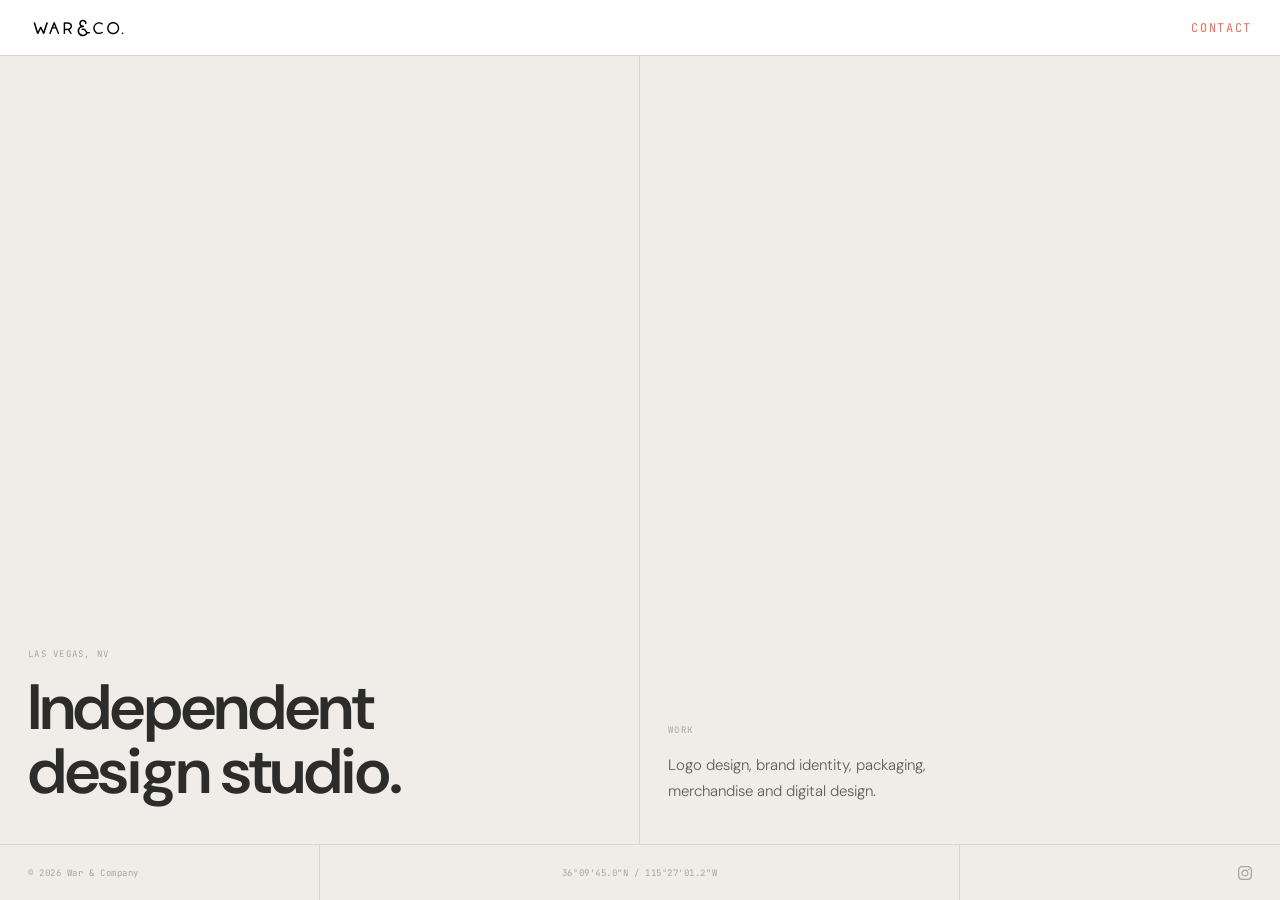
<file: index.html>
<!DOCTYPE html>
<html lang="en">
<head>
  <meta charset="UTF-8" />
  <meta name="viewport" content="width=device-width, initial-scale=1.0" />
  <title>War & Co — Brand Identity & Design</title>
  <meta name="description" content="War & Co is an independent design studio specializing in logo design, brand identity, packaging, merchandise and digital design." />
  <link rel="preconnect" href="https://fonts.googleapis.com" />
  <link rel="preconnect" href="https://fonts.gstatic.com" crossorigin />
  <link href="https://fonts.googleapis.com/css2?family=DM+Sans:ital,opsz,wght@0,9..40,300;0,9..40,400;0,9..40,500;0,9..40,600;0,9..40,700;1,9..40,300&family=JetBrains+Mono:wght@300;400&display=swap" rel="stylesheet" />
  <script async src="https://www.googletagmanager.com/gtag/js?id=G-8JQYXETXCD"></script>
  <script>
    window.dataLayer = window.dataLayer || [];
    function gtag(){dataLayer.push(arguments);}
    gtag('js', new Date());
    gtag('config', 'G-8JQYXETXCD');
  </script>
  <style>
    *, *::before, *::after { box-sizing: border-box; margin: 0; padding: 0; }
    html, body { height: 100%; width: 100%; }
    body {
      font-family: 'DM Sans', system-ui, sans-serif;
      background: #f0ede8;
      color: #2c2c2a;
      -webkit-font-smoothing: antialiased;
      min-height: 100vh;
      overflow-x: hidden;
    }

    .grid {
      display: grid;
      grid-template-columns: 1fr 1fr 1fr 1fr;
      grid-template-rows: 56px 1fr 56px;
      min-height: 100vh;
    }

    .br { border-right: 1px solid #d8d4ce; }
    .bb { border-bottom: 1px solid #d8d4ce; }
    .bt { border-top: 1px solid #d8d4ce; }
    .white { background: #ffffff; }

    /* NAV — no vertical lines, full white bar */
    .nav-logo {
      grid-column: 1;
      grid-row: 1;
      display: flex;
      align-items: center;
      padding: 0 28px;
    }

    .nav-logo img {
      height: 28px;
      width: auto;
      filter: brightness(0);
    }

    .nav-empty {
      grid-column: 2 / 4;
      grid-row: 1;
    }

    .nav-contact {
      grid-column: 4;
      grid-row: 1;
      display: flex;
      align-items: center;
      justify-content: flex-end;
      padding: 0 28px;
    }

    .nav-contact a {
      font-family: 'JetBrains Mono', 'Courier New', monospace;
      font-size: 12px;
      letter-spacing: 0.14em;
      color: #ef6a54;
      text-transform: uppercase;
      text-decoration: none;
      transition: opacity 0.2s;
    }

    .nav-contact a:hover { opacity: 0.7; }

    /* MAIN */
    .main-left {
      grid-column: 1 / 3;
      grid-row: 2;
      display: flex;
      flex-direction: column;
      justify-content: flex-end;
      gap: 16px;
      padding: 28px 28px 40px;
    }

    .main-right {
      grid-column: 3 / 5;
      grid-row: 2;
      display: flex;
      flex-direction: column;
      justify-content: flex-end;
      padding: 28px 28px 40px;
    }

    .main-right-inner {
      display: flex;
      flex-direction: column;
      gap: 16px;
    }

    .label {
      font-family: 'JetBrains Mono', 'Courier New', monospace;
      font-size: 9px;
      letter-spacing: 0.14em;
      color: #a8a49e;
      text-transform: uppercase;
      opacity: 0;
      animation: fadeUp 0.6s ease forwards;
      animation-delay: 0.2s;
    }

    .main-right .label { animation-delay: 0.3s; }

    .main-left h1 {
      font-size: clamp(40px, 5vw, 64px);
      font-weight: 600;
      line-height: 1.0;
      letter-spacing: -0.02em;
      color: #2c2c2a;
      opacity: 0;
      transform: translateY(24px);
      animation: fadeUp 0.8s cubic-bezier(0.16, 1, 0.3, 1) forwards;
      animation-delay: 0.1s;
      will-change: transform;
    }

    .main-right p {
      font-size: 15px;
      font-weight: 300;
      color: #5f5e5a;
      line-height: 1.75;
      max-width: 280px;
      opacity: 0;
      transform: translateY(16px);
      animation: fadeUp 0.8s cubic-bezier(0.16, 1, 0.3, 1) forwards;
      animation-delay: 0.4s;
    }

    @keyframes fadeUp {
      to { opacity: 1; transform: translateY(0); }
    }

    .nav-logo img,
    .nav-contact a {
      opacity: 0;
      animation: fadeIn 0.5s ease forwards;
      animation-delay: 0.05s;
    }

    .nav-contact a { animation-delay: 0.1s; }

    @keyframes fadeIn {
      to { opacity: 1; }
    }

    .footer-copy,
    .footer-coords,
    .footer-ig a {
      opacity: 0;
      animation: fadeIn 0.6s ease forwards;
      animation-delay: 0.5s;
    }

    .footer-coords { animation-delay: 0.6s; }
    .footer-ig a { animation-delay: 0.7s; }

    /* FOOTER */
    .footer-copy {
      grid-column: 1;
      grid-row: 3;
      display: flex;
      align-items: center;
      padding: 0 28px;
      font-family: 'JetBrains Mono', 'Courier New', monospace;
      font-size: 9px;
      color: #a8a49e;
      letter-spacing: 0.06em;
    }

    .footer-coords {
      grid-column: 2 / 4;
      grid-row: 3;
      display: flex;
      align-items: center;
      justify-content: center;
      padding: 0 28px;
      font-family: 'JetBrains Mono', 'Courier New', monospace;
      font-size: 9px;
      color: #a8a49e;
      letter-spacing: 0.06em;
    }

    .footer-ig {
      grid-column: 4;
      grid-row: 3;
      display: flex;
      align-items: center;
      justify-content: flex-end;
      padding: 0 28px;
    }

    .footer-ig a {
      color: #a8a49e;
      display: flex;
      align-items: center;
      text-decoration: none;
      transition: color 0.2s;
    }

    .footer-ig a:hover { color: #ef6a54; }
    .footer-ig svg { width: 14px; height: 14px; fill: currentColor; }

    /* Parallax layers */
    .parallax-slow { will-change: transform; }
    .parallax-fast { will-change: transform; }

    @media (max-width: 640px) {
      .grid {
        grid-template-columns: 1fr 1fr;
        grid-template-rows: 48px 1fr 1fr 48px;
        min-height: 100vh;
      }

      .nav-logo { grid-column: 1; grid-row: 1; padding: 0 20px; }
      .nav-empty { display: none; }
      .nav-contact { grid-column: 2; grid-row: 1; padding: 0 20px; }

      .main-left {
        grid-column: 1 / 3;
        grid-row: 2;
        padding: 24px 20px 32px;
        border-right: none;
      }

      .main-right {
        grid-column: 1 / 3;
        grid-row: 3;
        padding: 24px 20px 32px;
        border-top: 1px solid #d8d4ce;
      }

      .main-left h1 { font-size: clamp(32px, 9vw, 48px); }
      .main-right p { max-width: 100%; }

      .footer-copy { grid-column: 1; grid-row: 4; padding: 0 20px; }
      .footer-coords { display: none; }
      .footer-ig { grid-column: 2; grid-row: 4; padding: 0 20px; }
    }

    @media (prefers-reduced-motion: reduce) {
      *, *::before, *::after {
        animation: none !important;
        transition: none !important;
        opacity: 1 !important;
        transform: none !important;
      }
    }
  </style>
</head>
<body>
  <div class="grid">

    <div class="nav-logo white bb">
      <img src="images/WandCo.svg" alt="War & Co" />
    </div>
    <div class="nav-empty white bb"></div>
    <div class="nav-contact white bb">
      <a href="mailto:contact@warandco.com">Contact</a>
    </div>

    <div class="main-left br">
      <span class="label">Las Vegas, NV</span>
      <h1 class="parallax-slow">Independent<br>design studio.</h1>
    </div>
    <div class="main-right">
      <div class="main-right-inner parallax-fast">
        <span class="label">Work</span>
        <p>Logo design, brand identity, packaging, merchandise and digital design.</p>
      </div>
    </div>

    <div class="footer-copy br bt">© 2026 War & Company</div>
    <div class="footer-coords br bt">36°09'45.0"N / 115°27'01.2"W</div>
    <div class="footer-ig bt">
      <a href="https://www.instagram.com/warandcompany" target="_blank" rel="noopener" aria-label="Instagram">
        <svg xmlns="http://www.w3.org/2000/svg" viewBox="0 0 24 24">
          <path d="M12 2.163c3.204 0 3.584.012 4.85.07 3.252.148 4.771 1.691 4.919 4.919.058 1.265.069 1.645.069 4.849 0 3.205-.012 3.584-.069 4.849-.149 3.225-1.664 4.771-4.919 4.919-1.266.058-1.644.07-4.85.07-3.204 0-3.584-.012-4.849-.07-3.26-.149-4.771-1.699-4.919-4.92-.058-1.265-.07-1.644-.07-4.849 0-3.204.013-3.583.07-4.849.149-3.227 1.664-4.771 4.919-4.919 1.266-.057 1.645-.069 4.849-.069zm0-2.163c-3.259 0-3.667.014-4.947.072-4.358.2-6.78 2.618-6.98 6.98-.059 1.281-.073 1.689-.073 4.948 0 3.259.014 3.668.072 4.948.2 4.358 2.618 6.78 6.98 6.98 1.281.058 1.689.072 4.948.072 3.259 0 3.668-.014 4.948-.072 4.354-.2 6.782-2.618 6.979-6.98.059-1.28.073-1.689.073-4.948 0-3.259-.014-3.667-.072-4.947-.196-4.354-2.617-6.78-6.979-6.98-1.281-.059-1.69-.073-4.949-.073zm0 5.838c-3.403 0-6.162 2.759-6.162 6.162s2.759 6.163 6.162 6.163 6.162-2.759 6.162-6.163c0-3.403-2.759-6.162-6.162-6.162zm0 10.162c-2.209 0-4-1.79-4-4 0-2.209 1.791-4 4-4s4 1.791 4 4c0 2.21-1.791 4-4 4zm6.406-11.845c-.796 0-1.441.645-1.441 1.44s.645 1.44 1.441 1.44c.795 0 1.439-.645 1.439-1.44s-.644-1.44-1.439-1.44z"/>
        </svg>
      </a>
    </div>

  </div>

  <script>
    const headline = document.querySelector('.parallax-slow');
    const workBlock = document.querySelector('.parallax-fast');

    let mouseX = 0;
    let mouseY = 0;
    let currentX = 0;
    let currentY = 0;
    let rafId;

    document.addEventListener('mousemove', (e) => {
      // Normalize mouse position to -1 to 1
      mouseX = (e.clientX / window.innerWidth - 0.5) * 2;
      mouseY = (e.clientY / window.innerHeight - 0.5) * 2;
    });

    function lerp(start, end, factor) {
      return start + (end - start) * factor;
    }

    function animate() {
      // Smooth interpolation toward mouse position
      currentX = lerp(currentX, mouseX, 0.05);
      currentY = lerp(currentY, mouseY, 0.05);

      // Headline moves slowly opposite to mouse — depth illusion
      const headlineX = currentX * -8;
      const headlineY = currentY * -6;

      // Work block moves slightly faster in same direction
      const workX = currentX * 4;
      const workY = currentY * 3;

      headline.style.transform = `translate(${headlineX}px, ${headlineY}px)`;
      workBlock.style.transform = `translate(${workX}px, ${workY}px)`;

      rafId = requestAnimationFrame(animate);
    }

    // Only run on non-touch devices
    if (window.matchMedia('(hover: hover)').matches) {
      animate();
    }
  </script>
</body>
</html>
</file>
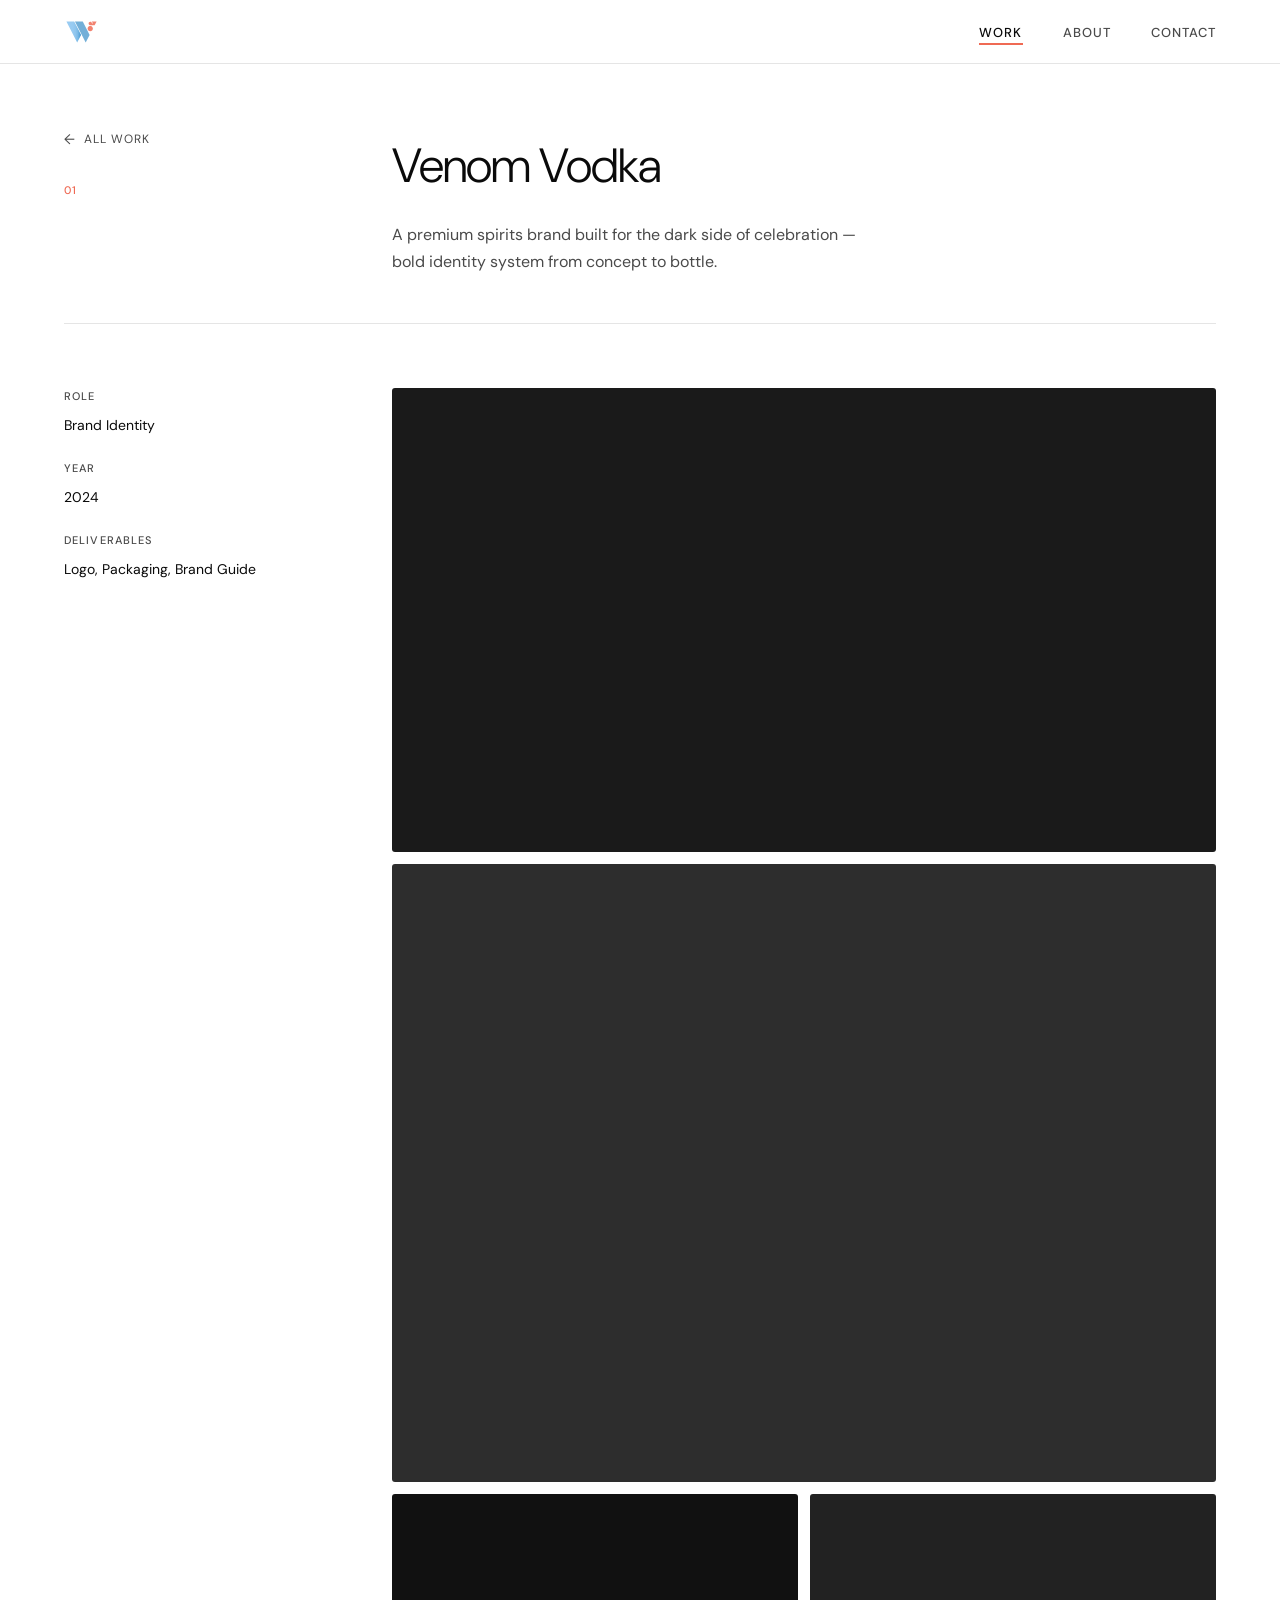
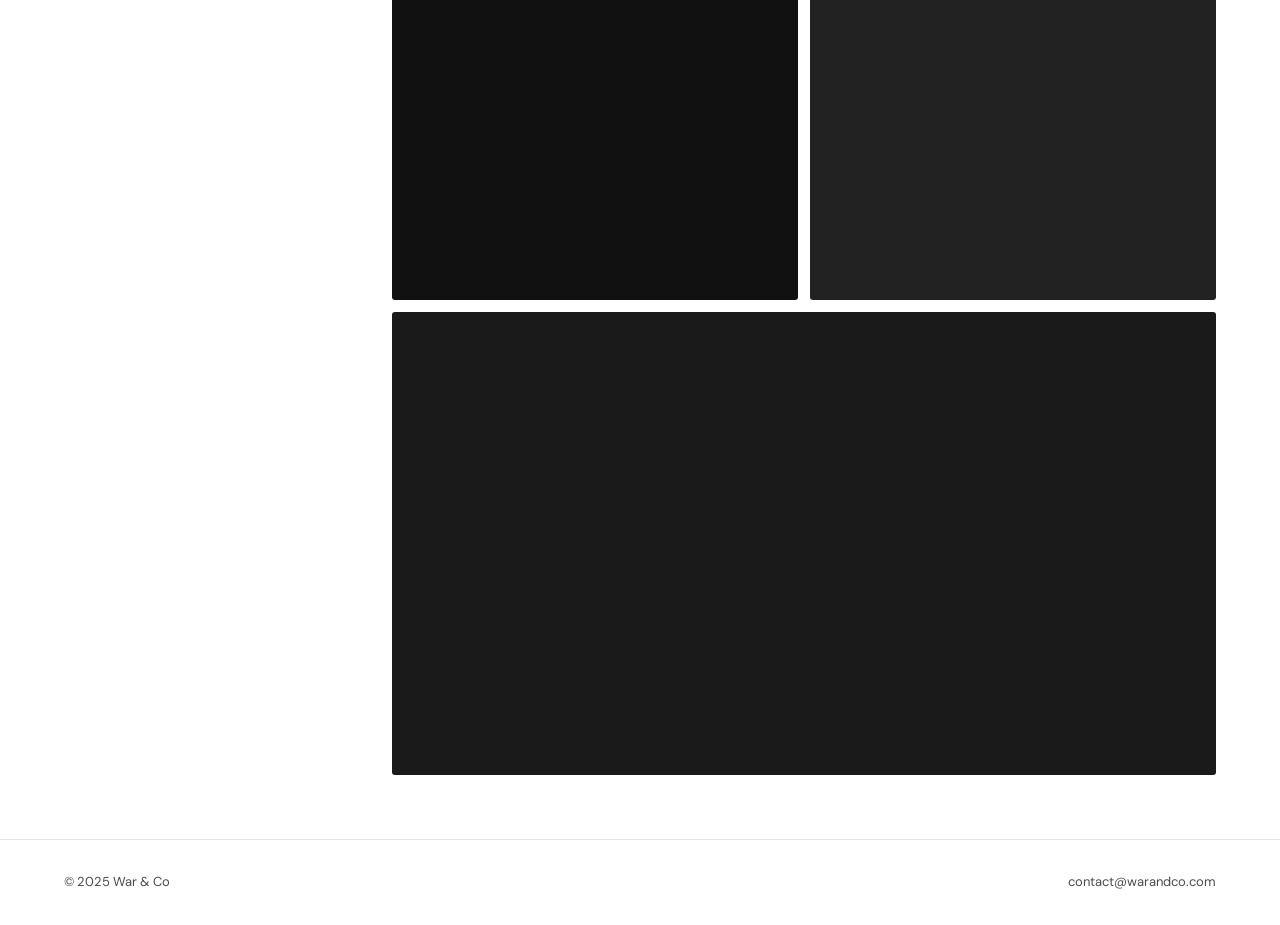
<file: venom-vodka.html>
<!DOCTYPE html>
<html lang="en">
<head>
  <meta charset="UTF-8" />
  <meta name="viewport" content="width=device-width, initial-scale=1.0" />
  <title>Venom Vodka — War & Co</title>
  <link rel="preconnect" href="https://fonts.googleapis.com" />
  <link rel="preconnect" href="https://fonts.gstatic.com" crossorigin />
  <link href="https://fonts.googleapis.com/css2?family=DM+Sans:ital,opsz,wght@0,9..40,300;0,9..40,400;0,9..40,500;0,9..40,600;1,9..40,300&display=swap" rel="stylesheet" />
  <link rel="stylesheet" href="css/style.css" />
</head>
<body>

  <nav class="nav" id="nav">
    <a href="index.html" class="nav__logo" aria-label="War & Co home">
      <img src="WandCo.svg" alt="W&Co" width="40" height="32" />
    </a>
    <button class="nav__hamburger" id="hamburger" aria-label="Toggle menu" aria-expanded="false">
      <span></span><span></span><span></span>
    </button>
    <ul class="nav__links" id="nav-links">
      <li><a href="index.html" class="nav__link nav__link--active">Work</a></li>
      <li><a href="about.html" class="nav__link">About</a></li>
      <li><a href="contact.html" class="nav__link">Contact</a></li>
    </ul>
  </nav>

  <div class="project">

    <header class="project__header">
      <div>
        <a href="index.html" class="project__back">All work</a>
        <span class="card__index">01</span>
      </div>
      <div>
        <h1 class="project__title">Venom Vodka</h1>
        <p class="project__desc">A premium spirits brand built for the dark side of celebration — bold identity system from concept to bottle.</p>
      </div>
    </header>

    <div class="project__body">
      <aside class="project__sidebar">
        <p class="project__sidebar-label">Role</p>
        <p class="project__sidebar-value">Brand Identity</p>
        <p class="project__sidebar-label">Year</p>
        <p class="project__sidebar-value">2024</p>
        <p class="project__sidebar-label">Deliverables</p>
        <p class="project__sidebar-value">Logo, Packaging, Brand Guide</p>
      </aside>

      <div class="project__images">
        <!-- Replace divs with <img> tags pointing to your actual project images -->
        <div class="project__img" style="aspect-ratio:16/9; background:#1a1a1a; border-radius:3px;"></div>
        <div class="project__img" style="aspect-ratio:4/3; background:#2d2d2d; border-radius:3px;"></div>
        <div style="display:grid; grid-template-columns:1fr 1fr; gap:12px;">
          <div class="project__img" style="aspect-ratio:1; background:#111; border-radius:3px;"></div>
          <div class="project__img" style="aspect-ratio:1; background:#222; border-radius:3px;"></div>
        </div>
        <div class="project__img" style="aspect-ratio:16/9; background:#1a1a1a; border-radius:3px;"></div>
      </div>
    </div>

  </div>

  <footer class="footer">
    <p class="footer__copy">© 2025 War & Co</p>
    <p class="footer__contact"><a href="mailto:contact@warandco.com">contact@warandco.com</a></p>
  </footer>

  <script src="js/main.js"></script>
</body>
</html>
</file>
<file: css/style.css>
/* ============================================================
   WAR & CO — STYLESHEET
   Palette: #0a0a0a / #ffffff / #ef6a54 (coral accent)
   Type: DM Sans 300/400/500/600
   ============================================================ */

/* RESET & BASE */
*, *::before, *::after { box-sizing: border-box; margin: 0; padding: 0; }

:root {
  --black:   #0a0a0a;
  --white:   #ffffff;
  --coral:   #ef6a54;
  --gray-50: #f7f7f7;
  --gray-200:#e5e5e5;
  --gray-400:#4a4a4a;

  --font: 'DM Sans', system-ui, sans-serif;

  --nav-h: 64px;
  --max-w: 1280px;
  --pad-x: clamp(24px, 5vw, 80px);
}

html { scroll-behavior: smooth; }

body {
  font-family: var(--font);
  font-size: 16px;
  line-height: 1.6;
  color: var(--black);
  background: var(--white);
  -webkit-font-smoothing: antialiased;
}

a { color: inherit; text-decoration: none; }
img { display: block; width: 100%; height: 100%; object-fit: cover; }

/* ============================================================
   NAV
   ============================================================ */
.nav {
  position: fixed;
  top: 0; left: 0; right: 0;
  z-index: 100;
  height: var(--nav-h);
  background: var(--white);
  border-bottom: 1px solid var(--gray-200);
  display: flex;
  align-items: center;
  justify-content: space-between;
  padding: 0 var(--pad-x);
  transition: box-shadow 0.2s;
}

.nav.scrolled {
  box-shadow: 0 1px 12px rgba(0,0,0,0.07);
}

.nav__logo img {
  height: 28px;
  width: auto;
  display: block;
}

.nav__links {
  display: flex;
  list-style: none;
  gap: 40px;
}

.nav__link {
  font-size: 13px;
  font-weight: 500;
  letter-spacing: 0.08em;
  text-transform: uppercase;
  color: var(--gray-400);
  position: relative;
  padding-bottom: 2px;
  transition: color 0.2s;
}

.nav__link::after {
  content: '';
  position: absolute;
  bottom: -2px; left: 0;
  width: 0; height: 1.5px;
  background: var(--coral);
  transition: width 0.25s ease;
}

.nav__link:hover,
.nav__link--active {
  color: var(--black);
}

.nav__link:hover::after,
.nav__link--active::after {
  width: 100%;
}

/* HAMBURGER */
.nav__hamburger {
  display: none;
  flex-direction: column;
  gap: 5px;
  background: none;
  border: none;
  cursor: pointer;
  padding: 4px;
}

.nav__hamburger span {
  display: block;
  width: 22px; height: 1.5px;
  background: var(--black);
  transition: transform 0.25s, opacity 0.25s;
}

.nav__hamburger[aria-expanded="true"] span:nth-child(1) {
  transform: translateY(6.5px) rotate(45deg);
}
.nav__hamburger[aria-expanded="true"] span:nth-child(2) {
  opacity: 0;
}
.nav__hamburger[aria-expanded="true"] span:nth-child(3) {
  transform: translateY(-6.5px) rotate(-45deg);
}

/* ============================================================
   HERO
   ============================================================ */
.hero {
  padding-top: calc(var(--nav-h) + 72px);
  padding-bottom: 56px;
  padding-left: var(--pad-x);
  padding-right: var(--pad-x);
  max-width: var(--max-w);
  margin: 0 auto;
}

.hero__eyebrow {
  font-size: clamp(24px, 3vw, 36px);
  font-weight: 300;
  letter-spacing: -0.01em;
  text-transform: none;
  color: var(--black);
  margin-bottom: 16px;
}

.hero__headline {
  font-size: clamp(24px, 3vw, 36px);
  font-weight: 300;
  letter-spacing: -0.02em;
  line-height: 1.1;
  color: var(--black);
  max-width: 600px;
}

/* ============================================================
   PORTFOLIO GRID
   ============================================================ */
.portfolio {
  padding: 0 var(--pad-x) 120px;
  max-width: var(--max-w);
  margin: 0 auto;
}

.portfolio__grid {
  display: flex;
  flex-direction: column;
  gap: 1px;
  border-top: 1px solid var(--gray-200);
}

/* ============================================================
   CARD — side layout: label left, images right
   ============================================================ */
.card {
  display: grid;
  grid-template-columns: 280px 1fr;
  gap: 48px;
  align-items: start;
  padding: 48px 0;
  border-bottom: 1px solid var(--gray-200);
  cursor: pointer;
  position: relative;
  transition: background 0.2s;
}

.card::before {
  content: '';
  position: absolute;
  left: -var(--pad-x);
  top: 0; bottom: 0;
  width: 0;
  background: var(--coral);
  transition: width 0.2s;
}

.card:hover {
  background: var(--gray-50);
}

/* Label column */
.card__label {
  position: sticky;
  top: calc(var(--nav-h) + 24px);
  padding-top: 4px;
}

.card__index {
  display: block;
  font-size: 11px;
  font-weight: 500;
  letter-spacing: 0.1em;
  color: var(--coral);
  margin-bottom: 10px;
}

.card__title {
  font-size: 22px;
  font-weight: 500;
  letter-spacing: -0.01em;
  line-height: 1.2;
  margin-bottom: 8px;
}

.card__meta {
  font-size: 13px;
  font-weight: 400;
  color: var(--gray-400);
  letter-spacing: 0.02em;
}

/* Images column */
.card__images {
  display: flex;
  flex-direction: column;
  gap: 8px;
}

.card__img-wrap {
  width: 100%;
  overflow: hidden;
  border-radius: 3px;
}

.card__img-wrap--tall {
  aspect-ratio: 16/9;
}

.card__img-row {
  display: grid;
  grid-template-columns: 1fr 1fr;
  gap: 8px;
}

.card__img-row .card__img-wrap {
  aspect-ratio: 4/3;
}

.card__placeholder {
  width: 100%; height: 100%;
  min-height: inherit;
  aspect-ratio: inherit;
}

/* Image hover zoom */
.card__img-wrap img,
.card__placeholder {
  transition: transform 0.4s ease;
}

.card:hover .card__img-wrap img,
.card:hover .card__placeholder {
  transform: scale(1.02);
}

/* Coral left-border reveal on hover */
.card {
  border-left: 3px solid transparent;
  padding-left: 24px;
  margin-left: -27px;
  transition: border-color 0.2s, background 0.2s;
}

.card:hover {
  border-left-color: var(--coral);
}

/* ============================================================
   FOOTER
   ============================================================ */
.footer {
  border-top: 1px solid var(--gray-200);
  padding: 32px var(--pad-x);
  display: flex;
  justify-content: space-between;
  align-items: center;
}

.footer__copy,
.footer__contact {
  font-size: 13px;
  color: var(--gray-400);
}

.footer__contact a {
  transition: color 0.2s;
}

.footer__contact a:hover {
  color: var(--coral);
}

/* ============================================================
   SIDE PORTFOLIO PAGE LAYOUT (for project pages)
   ============================================================ */
.project {
  padding-top: var(--nav-h);
  max-width: var(--max-w);
  margin: 0 auto;
  padding-left: var(--pad-x);
  padding-right: var(--pad-x);
}

.project__header {
  padding: 64px 0 48px;
  border-bottom: 1px solid var(--gray-200);
  display: grid;
  grid-template-columns: 280px 1fr;
  gap: 48px;
}

.project__back {
  font-size: 12px;
  letter-spacing: 0.08em;
  text-transform: uppercase;
  color: var(--gray-400);
  display: flex;
  align-items: center;
  gap: 8px;
  margin-bottom: 32px;
  transition: color 0.2s;
}

.project__back:hover { color: var(--black); }

.project__back::before {
  content: '←';
  font-size: 14px;
}

.project__title {
  font-size: clamp(28px, 4vw, 48px);
  font-weight: 300;
  letter-spacing: -0.02em;
  margin-bottom: 16px;
}

.project__desc {
  font-size: 16px;
  line-height: 1.7;
  color: var(--gray-400);
  max-width: 480px;
}

.project__body {
  display: grid;
  grid-template-columns: 280px 1fr;
  gap: 48px;
  padding: 64px 0;
}

.project__sidebar {
  position: sticky;
  top: calc(var(--nav-h) + 32px);
}

.project__sidebar-label {
  font-size: 11px;
  font-weight: 500;
  letter-spacing: 0.1em;
  text-transform: uppercase;
  color: var(--gray-400);
  margin-bottom: 8px;
}

.project__sidebar-value {
  font-size: 14px;
  margin-bottom: 24px;
}

.project__images {
  display: flex;
  flex-direction: column;
  gap: 12px;
}

.project__img {
  width: 100%;
  border-radius: 3px;
  overflow: hidden;
}

.project__img img {
  display: block;
  width: 100%;
  height: auto;
}

/* ============================================================
   RESPONSIVE
   ============================================================ */
@media (max-width: 768px) {
  :root { --nav-h: 56px; }

  /* Hamburger visible, links hidden by default */
  .nav__hamburger { display: flex; }
  .nav__links {
    position: fixed;
    inset: var(--nav-h) 0 0 0;
    background: var(--white);
    flex-direction: column;
    gap: 0;
    padding: 32px var(--pad-x);
    border-top: 1px solid var(--gray-200);
    transform: translateY(-100%);
    opacity: 0;
    pointer-events: none;
    transition: transform 0.3s ease, opacity 0.3s ease;
    z-index: 99;
  }

  .nav__links.open {
    transform: translateY(0);
    opacity: 1;
    pointer-events: auto;
  }

  .nav__link {
    font-size: 18px;
    letter-spacing: 0;
    text-transform: none;
    padding: 20px 0;
    border-bottom: 1px solid var(--gray-200);
    color: var(--black);
  }

  .nav__link::after { display: none; }

  /* Stack cards on mobile */
  .card {
    grid-template-columns: 1fr;
    gap: 24px;
    margin-left: 0;
    padding-left: 0;
    border-left: none;
  }

  .card:hover { border-left: none; }

  .card__label {
    position: static;
  }

  .project__header,
  .project__body {
    grid-template-columns: 1fr;
    gap: 24px;
  }

  .project__sidebar { position: static; }

  .hero {
    padding-top: calc(var(--nav-h) + 40px);
    padding-bottom: 32px;
  }

  .footer {
    flex-direction: column;
    gap: 8px;
    text-align: center;
  }
}

/* ============================================================
   REDUCED MOTION
   ============================================================ */
@media (prefers-reduced-motion: reduce) {
  *, *::before, *::after {
    transition: none !important;
    animation: none !important;
  }
}

/* ============================================================
   LANDING PAGE ADDITIONS
   ============================================================ */

/* Nav contact link */
.nav__contact { display: flex; align-items: center; }

/* Hero sub */
.hero__sub {
  margin-top: 20px;
  font-size: 17px;
  font-weight: 300;
  color: var(--gray-400);
  max-width: 480px;
  line-height: 1.7;
}

/* Card eyebrow */
.card__eyebrow {
  font-size: 11px;
  font-weight: 500;
  letter-spacing: 0.1em;
  text-transform: uppercase;
  color: var(--gray-400);
  margin-bottom: 10px;
}

/* Card description */
.card__desc {
  margin-top: 12px;
  font-size: 14px;
  font-weight: 300;
  color: var(--gray-400);
  line-height: 1.7;
  max-width: 240px;
}

/* More work line */
.portfolio__more {
  margin-top: 64px;
  padding-top: 32px;
  border-top: 1px solid var(--gray-200);
  font-size: 13px;
  color: var(--gray-400);
  font-style: italic;
}

/* Footer links */
.footer__links {
  display: flex;
  gap: 32px;
}

.footer__link {
  font-size: 13px;
  color: var(--gray-400);
  transition: color 0.2s;
}

.footer__link:hover { color: var(--coral); }

@media (max-width: 768px) {
  .footer__links { flex-direction: column; gap: 8px; }
  .hero__sub { font-size: 15px; }
  .card__desc { max-width: 100%; }
}

.card__link {
  display: inline-block;
  margin-top: 16px;
  font-size: 13px;
  font-weight: 500;
  color: var(--black);
  letter-spacing: 0.02em;
  border-bottom: 1px solid var(--black);
  padding-bottom: 2px;
  transition: color 0.2s, border-color 0.2s;
}

.card__link:hover {
  color: var(--coral);
  border-color: var(--coral);
}
</file>
